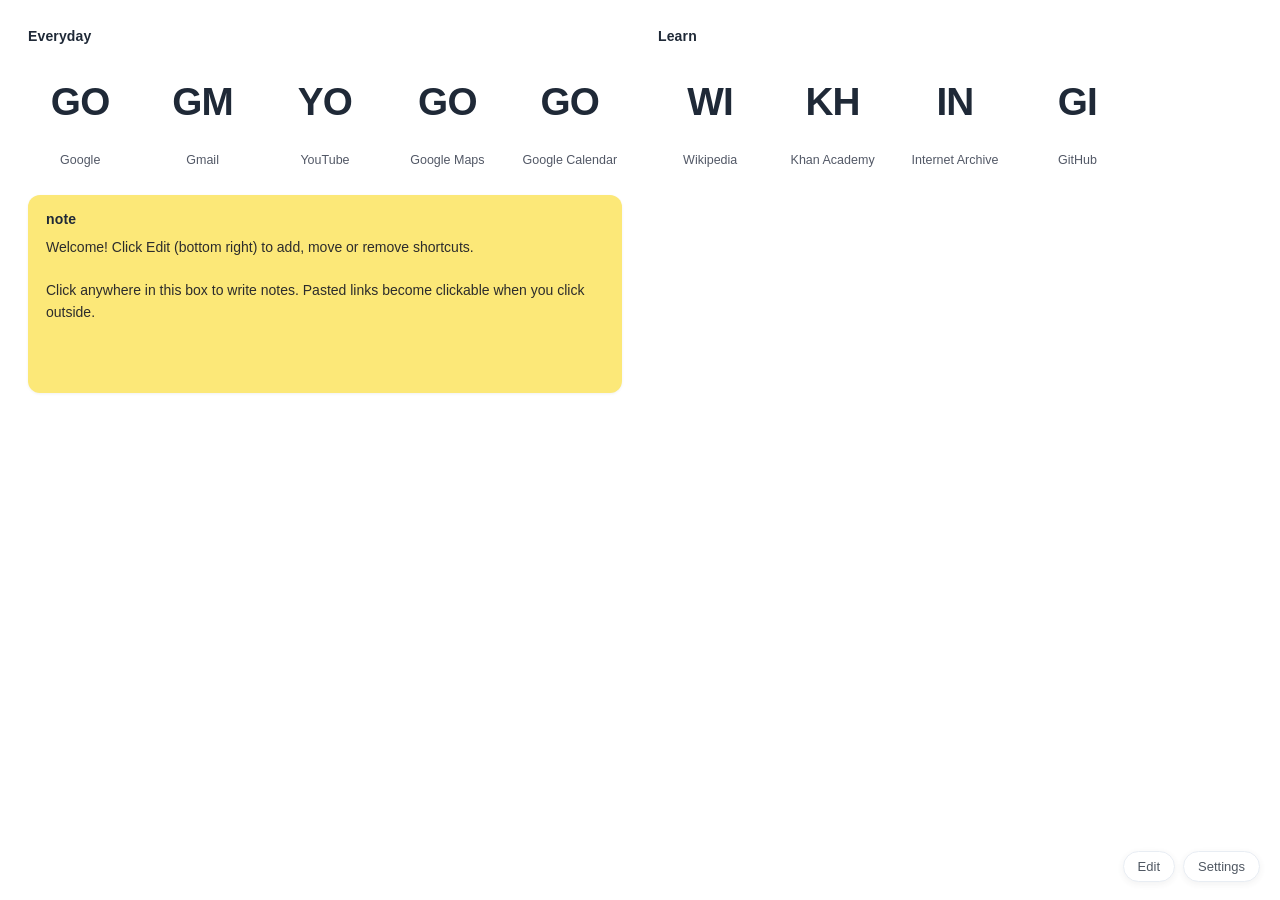
<file: index.html>
<!DOCTYPE html>
<html lang="en">
<head>
  <meta charset="UTF-8">
  <meta name="viewport" content="width=device-width, initial-scale=1.0">
  <title>New Tab</title>
  <!-- Links must replace the whole tab, also when shown inside the New Tab wrapper. -->
  <base target="_top">
  <link rel="stylesheet" href="style.css">
</head>
<body>
  <div id="app">
    <main id="dashboard" class="dashboard" aria-label="Shortcuts and notes"></main>
  </div>

  <!-- Floating subtle bottom-right controls -->
  <div class="floating-bar" id="floatingBar">
    <span id="syncBadge" class="sync-badge" title="Sync status"></span>
    <button id="updateAvailableBtn" class="fab-btn fab-update hidden" type="button"></button>
    <button id="toggleEditBtn" class="fab-btn" type="button" title="Toggle Edit Mode">Edit</button>
    <button id="openSettingsBtn" class="fab-btn" type="button" title="Layout &amp; GitHub Sync Settings">Settings</button>
  </div>

  <!-- Edit Mode Top Toolbar (hidden unless Edit Mode is active) -->
  <div id="editToolbar" class="edit-toolbar hidden">
    <div class="edit-toolbar-left">
      <span class="edit-pill">Edit Mode</span>
      <span class="edit-hint">Drag icons to reorder or move between widgets.</span>
    </div>
    <div class="edit-toolbar-actions">
      <button id="addShortcutWidgetBtn" class="btn btn-primary" type="button">+ Shortcut Widget</button>
      <button id="addNoteWidgetBtn" class="btn btn-secondary" type="button">+ Note Widget</button>
      <button id="doneEditBtn" class="btn btn-dark" type="button">Done</button>
    </div>
  </div>

  <!-- Settings & GitHub Backup Drawer -->
  <div id="settingsBackdrop" class="modal-backdrop hidden">
    <aside class="drawer" role="dialog" aria-modal="true" aria-labelledby="settingsTitle">
      <div class="drawer-header">
        <h2 id="settingsTitle">Dashboard Settings</h2>
        <button id="closeSettingsBtn" class="icon-btn" type="button" aria-label="Close">&times;</button>
      </div>
      <div class="drawer-body">
        <section class="settings-section">
          <h3>Layout &amp; Dimensions</h3>
          <div class="form-row">
            <label for="settingPageCols">Page Columns (Widgets side-by-side)</label>
            <select id="settingPageCols">
              <option value="1">1 Column</option>
              <option value="2">2 Columns</option>
              <option value="3">3 Columns</option>
              <option value="4">4 Columns</option>
            </select>
          </div>
          <div class="form-row">
            <label for="settingMaxWidth">Max Page Width: <span id="valMaxWidth"></span></label>
            <input id="settingMaxWidth" type="range" min="900" max="2000" step="50">
          </div>
          <div class="form-row">
            <label for="settingIconSize">Default Icon Size: <span id="valIconSize"></span></label>
            <input id="settingIconSize" type="range" min="48" max="140" step="4">
          </div>
          <div class="form-row">
            <label for="settingIconRadius">Icon Corner Radius: <span id="valIconRadius"></span></label>
            <input id="settingIconRadius" type="range" min="0" max="50" step="2">
          </div>
          <div class="form-row">
            <label for="settingGridGap">Icon Spacing: <span id="valGridGap"></span></label>
            <input id="settingGridGap" type="range" min="8" max="36" step="2">
          </div>
          <div class="form-row">
            <label for="settingTheme">Theme</label>
            <select id="settingTheme">
              <option value="light">Light</option>
              <option value="dark">Dark</option>
              <option value="system">Match System</option>
            </select>
          </div>
          <div class="form-row checkbox-row">
            <label>
              <input id="settingShowLabels" type="checkbox">
              Show shortcut labels
            </label>
          </div>
          <div class="form-row checkbox-row">
            <label>
              <input id="settingOpenNewTab" type="checkbox">
              Open shortcuts in a new tab
            </label>
          </div>
        </section>

        <section class="settings-section">
          <h3>GitHub Backup &amp; Sync</h3>
          <p class="help-text">
            Back up your shortcuts and notes to a <strong>Private</strong> GitHub repository of your own (not the public one the program lives in). Everything is organized automatically for you—your token stays on this computer and is never uploaded.
          </p>
          <div class="form-row">
            <label for="ghToken">GitHub Token</label>
            <input id="ghToken" type="password" placeholder="Paste your GitHub token here" autocomplete="off">
          </div>
          <div class="form-row">
            <label for="ghRepo">GitHub Repository Link</label>
            <input id="ghRepo" type="text" placeholder="https://github.com/yourname/your-repo" autocomplete="off">
          </div>
          <div class="form-row">
            <label for="ghSyncMode">Browser Sync Style</label>
            <select id="ghSyncMode">
              <option value="separate">Keep this browser separate (Recommended)</option>
              <option value="shared">Share the same links across all browsers</option>
            </select>
          </div>
          <div id="ghProfileNameGroup" class="form-row">
            <label for="ghProfileName">Name for this browser</label>
            <input id="ghProfileName" type="text" placeholder="e.g. Edge, Chrome, Work" autocomplete="off">
            <span class="field-hint">Auto-filled with your current browser. Change this only if you want two separate setups in the same browser.</span>
          </div>
          <div class="form-row checkbox-row">
            <label>
              <input id="ghAutoPush" type="checkbox">
              Automatically save changes to GitHub
            </label>
          </div>
          <div class="form-row checkbox-row">
            <label>
              <input id="ghAutoPull" type="checkbox">
              Automatically check GitHub for updates when opening a new tab
            </label>
          </div>
          <div class="btn-group">
            <button id="ghSaveConfigBtn" class="btn btn-secondary" type="button">Save Settings</button>
            <button id="ghPushBtn" class="btn btn-primary" type="button">Save to GitHub Now</button>
            <button id="ghPullBtn" class="btn btn-secondary" type="button">Load from GitHub</button>
          </div>
          <div id="ghStatus" class="status-box" aria-live="polite"></div>
        </section>

        <section class="settings-section">
          <h3>App Updates</h3>
          <p class="help-text">
            Installed version: <strong id="installedVersion">...</strong>. Updating only replaces the program itself. Your shortcuts and notes are not touched.
          </p>
          <div class="btn-group">
            <button id="checkUpdateBtn" class="btn btn-secondary" type="button">Check for Updates</button>
            <button id="updateNowBtn" class="btn btn-primary hidden" type="button">Update Now</button>
          </div>
          <div id="updateStatus" class="status-box" aria-live="polite"></div>
        </section>

        <section class="settings-section">
          <h3>Local Backup &amp; Reset</h3>
          <div class="btn-group">
            <button id="exportJsonBtn" class="btn btn-secondary" type="button">Download Backup</button>
            <button id="importJsonBtn" class="btn btn-secondary" type="button">Restore Backup</button>
            <input id="importJsonFile" type="file" accept="application/json,.json" class="hidden">
          </div>
          <div class="btn-group" style="margin-top: 10px;">
            <button id="resetDefaultsBtn" class="btn btn-danger" type="button">Reset to Default Layout</button>
          </div>
        </section>
      </div>
    </aside>
  </div>

  <!-- Shortcut Editor Modal -->
  <div id="shortcutModalBackdrop" class="modal-backdrop hidden">
    <div class="modal" role="dialog" aria-modal="true" aria-labelledby="shortcutModalTitle">
      <div class="modal-header">
        <h2 id="shortcutModalTitle">Edit Shortcut</h2>
        <button id="closeShortcutModalBtn" class="icon-btn" type="button" aria-label="Close">&times;</button>
      </div>
      <form id="shortcutForm" class="modal-body">
        <input type="hidden" id="scWidgetId">
        <input type="hidden" id="scItemId">

        <div class="form-row">
          <label for="scTitle">Title</label>
          <input id="scTitle" type="text" required placeholder="e.g. Khan Academy">
        </div>
        <div class="form-row">
          <label for="scUrl">Website URL</label>
          <input id="scUrl" type="text" required placeholder="https://example.com">
        </div>

        <div class="form-grid-2">
          <div class="form-row">
            <label for="scColSpan">Width (Columns)</label>
            <select id="scColSpan">
              <option value="1">1x (Standard)</option>
              <option value="2">2x (Wide)</option>
              <option value="3">3x (Extra Wide)</option>
            </select>
          </div>
          <div class="form-row">
            <label for="scRowSpan">Height (Rows)</label>
            <select id="scRowSpan">
              <option value="1">1x (Standard)</option>
              <option value="2">2x (Tall)</option>
            </select>
          </div>
        </div>

        <div class="form-row">
          <label for="scIconType">Icon Source</label>
          <select id="scIconType">
            <option value="auto">Auto Favicon (from website)</option>
            <option value="url">Custom Image URL</option>
            <option value="upload">Upload Image File</option>
            <option value="monogram">Colored Letter / Monogram</option>
          </select>
        </div>

        <div id="scAutoGroup" class="form-row">
          <div class="upload-preview">
            <img id="scAutoPreview" class="hidden" alt="Icon preview">
            <button id="scAutoTryBtn" class="btn btn-secondary" type="button">Try another icon</button>
          </div>
          <span id="scAutoInfo" class="field-hint"></span>
        </div>

        <div id="scIconUrlGroup" class="form-row hidden">
          <label for="scIconUrl">Image URL</label>
          <input id="scIconUrl" type="url" placeholder="https://.../icon.png">
        </div>

        <div id="scIconUploadGroup" class="form-row hidden">
          <label for="scIconUpload">Upload Icon (auto-resized for fast sync)</label>
          <input id="scIconUpload" type="file" accept="image/*">
          <div id="scUploadPreviewWrap" class="upload-preview hidden">
            <img id="scUploadPreview" alt="Uploaded icon preview">
            <span id="scUploadInfo"></span>
          </div>
        </div>

        <div id="scMonogramGroup" class="form-grid-2 hidden">
          <div class="form-row">
            <label for="scMonogramText">Text (1-3 chars)</label>
            <input id="scMonogramText" type="text" maxlength="4" placeholder="A">
          </div>
          <div class="form-row">
            <label for="scTextColor">Text Color</label>
            <input id="scTextColor" type="color" value="#ffffff">
          </div>
        </div>

        <div class="form-grid-2">
          <div class="form-row">
            <label for="scBgColor">Tile Background Color</label>
            <input id="scBgColor" type="color" value="#f3f4f6">
          </div>
          <div class="form-row">
            <label for="scIconFit">Image Fit</label>
            <select id="scIconFit">
              <option value="contain">Fill the tile (whole image)</option>
              <option value="padded">Padded (logo with a border)</option>
              <option value="cover">Zoom to fill (may crop)</option>
            </select>
          </div>
        </div>

        <div class="modal-footer">
          <button id="deleteShortcutBtn" class="btn btn-danger hidden" type="button">Delete</button>
          <div class="spacer"></div>
          <button id="cancelShortcutBtn" class="btn btn-secondary" type="button">Cancel</button>
          <button class="btn btn-primary" type="submit">Save Shortcut</button>
        </div>
      </form>
    </div>
  </div>

  <!-- Widget Settings Modal -->
  <div id="widgetModalBackdrop" class="modal-backdrop hidden">
    <div class="modal" role="dialog" aria-modal="true" aria-labelledby="widgetModalTitle">
      <div class="modal-header">
        <h2 id="widgetModalTitle">Widget Settings</h2>
        <button id="closeWidgetModalBtn" class="icon-btn" type="button" aria-label="Close">&times;</button>
      </div>
      <form id="widgetForm" class="modal-body">
        <input type="hidden" id="wgId">

        <div class="form-row">
          <label for="wgTitle">Widget Title</label>
          <input id="wgTitle" type="text" placeholder="e.g. Daily Tools">
        </div>

        <div class="form-row">
          <label for="wgPageSpan">Widget Width (Page Columns)</label>
          <select id="wgPageSpan">
            <option value="1">1 Column</option>
            <option value="2">2 Columns</option>
            <option value="3">3 Columns</option>
            <option value="4">Full Width</option>
          </select>
        </div>

        <div id="wgShortcutFields">
          <div class="form-grid-2">
            <div class="form-row">
              <label for="wgColumns">Icons Per Row (Columns)</label>
              <input id="wgColumns" type="number" min="1" max="12" value="5">
            </div>
            <div class="form-row">
              <label for="wgIconSize">Icon Size Override (px, 0 = default)</label>
              <input id="wgIconSize" type="number" min="0" max="180" step="4" value="0">
            </div>
          </div>
        </div>

        <div id="wgNoteFields" class="hidden">
          <div class="form-grid-2">
            <div class="form-row">
              <label for="wgNoteColor">Note Background Color</label>
              <input id="wgNoteColor" type="color" value="#fce878">
            </div>
            <div class="form-row">
              <label for="wgNoteHeight">Min Height (px)</label>
              <input id="wgNoteHeight" type="number" min="80" max="800" step="20" value="140">
            </div>
          </div>
        </div>

        <div class="modal-footer">
          <button id="deleteWidgetBtn" class="btn btn-danger" type="button">Delete Widget</button>
          <div class="spacer"></div>
          <button id="cancelWidgetBtn" class="btn btn-secondary" type="button">Cancel</button>
          <button class="btn btn-primary" type="submit">Save Widget</button>
        </div>
      </form>
    </div>
  </div>

  <script src="app.js"></script>
</body>
</html>
</file>
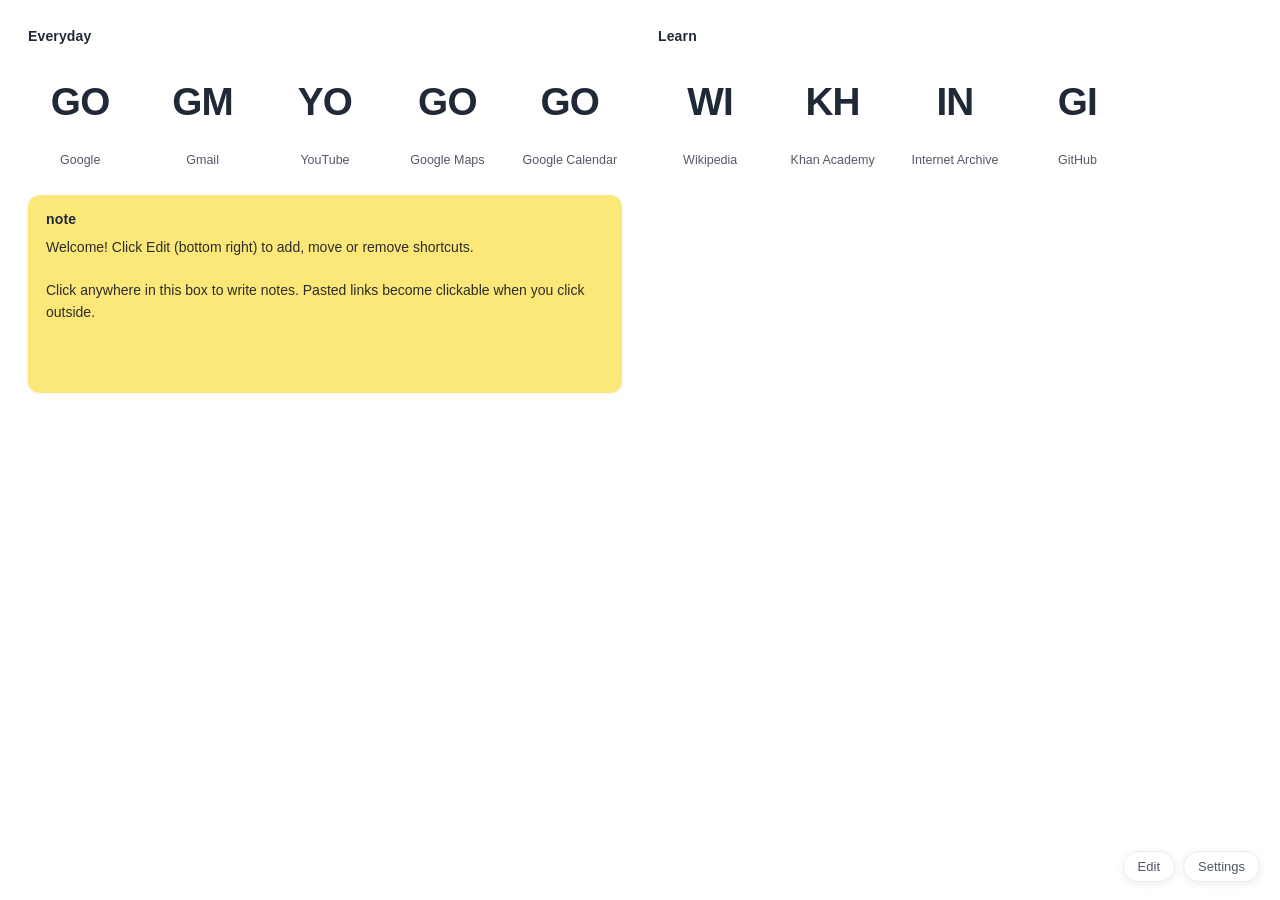
<file: extension/newtab.html>
<!DOCTYPE html>
<html lang="en">
<head>
  <meta charset="UTF-8">
  <title>New Tab</title>
  <link rel="stylesheet" href="newtab.css">
  <script src="paint.js"></script>
</head>
<body>
  <!-- No autofocus and no .focus() anywhere: the cursor must stay in the address bar. -->
  <iframe id="app" title="Dashboard" src="https://mrkiwisir.github.io/Custom-New-Browser-Tab/" allow="clipboard-read; clipboard-write" tabindex="-1"></iframe>
  <div id="offline" hidden>
    <span>Can't reach your dashboard. Check your internet connection.</span>
    <button id="retry" type="button">Try again</button>
  </div>
  <script src="newtab.js"></script>
</body>
</html>
</file>
<file: style.css>
:root {
  --bg: #ffffff;
  --surface: #f8f9fa;
  --surface-hover: #f1f3f5;
  --border: #e2e8f0;
  --text: #1f2937;
  --text-muted: #525866;
  --accent: #2563eb;
  --accent-hover: #1d4ed8;
  --danger: #dc2626;
  --danger-hover: #b91c1c;
  --shadow: 0 2px 8px rgba(0, 0, 0, 0.08);
  --shadow-lg: 0 12px 32px rgba(0, 0, 0, 0.16);

  --page-cols: 2;
  --max-width: 1280px;
  --icon-size: 88px;
  --icon-radius: 18px;
  --grid-gap: 18px;
}

body.theme-dark {
  --bg: #111318;
  --surface: #1b1f27;
  --surface-hover: #252b36;
  --border: #2e3440;
  --text: #f3f4f6;
  --text-muted: #9ca3af;
  --shadow: 0 2px 10px rgba(0, 0, 0, 0.35);
  --shadow-lg: 0 12px 32px rgba(0, 0, 0, 0.55);
}

* {
  box-sizing: border-box;
}

html, body {
  margin: 0;
  padding: 0;
  background: var(--bg);
  color: var(--text);
  font-family: "Segoe UI", -apple-system, BlinkMacSystemFont, Roboto, Helvetica, Arial, sans-serif;
  min-height: 100vh;
}

.hidden {
  display: none !important;
}

#app {
  width: 100%;
  max-width: var(--max-width);
  margin: 0 auto;
  padding: 28px 28px 80px;
}

body.is-editing #app {
  padding-top: 76px;
}

/* Dashboard grid */
.dashboard {
  display: grid;
  grid-template-columns: repeat(var(--page-cols), minmax(0, 1fr));
  gap: 28px 36px;
  align-items: start;
}

@media (max-width: 860px) {
  .dashboard {
    grid-template-columns: 1fr;
  }
}

/* Widgets */
.widget {
  min-width: 0;
  border-radius: 14px;
  transition: box-shadow 0.15s ease, border-color 0.15s ease;
}

body.is-editing .widget {
  border: 1.5px dashed var(--border);
  padding: 14px;
  background: var(--surface);
}

.widget-header {
  display: flex;
  align-items: center;
  justify-content: space-between;
  gap: 8px;
  margin-bottom: 14px;
}

.widget-title {
  margin: 0;
  font-size: 14px;
  font-weight: 700;
  color: var(--text);
  letter-spacing: 0.01em;
}

.widget-controls {
  display: none;
  align-items: center;
  gap: 6px;
}

body.is-editing .widget-controls {
  display: flex;
}

.mini-btn {
  border: 1px solid var(--border);
  background: var(--bg);
  color: var(--text);
  border-radius: 6px;
  padding: 4px 8px;
  font-size: 12px;
  cursor: pointer;
  line-height: 1.2;
}

.mini-btn:hover {
  background: var(--surface-hover);
}

/* Shortcut grid inside widget */
.shortcut-grid {
  display: grid;
  grid-template-columns: repeat(var(--widget-cols, 5), minmax(0, 1fr));
  gap: var(--grid-gap);
  grid-auto-flow: dense;
}

.shortcut-tile {
  position: relative;
  display: flex;
  flex-direction: column;
  align-items: center;
  text-decoration: none;
  color: var(--text);
  min-width: 0;
  user-select: none;
}

.shortcut-tile.dragging {
  opacity: 0.4;
}

.shortcut-tile.drag-over .tile-icon-box {
  outline: 3px solid var(--accent);
  outline-offset: 2px;
}

.tile-icon-box {
  width: 100%;
  max-width: var(--tile-size, var(--icon-size));
  height: var(--tile-size, var(--icon-size));
  border-radius: var(--icon-radius);
  overflow: hidden;
  display: flex;
  align-items: center;
  justify-content: center;
  background: #f3f4f6;
  transition: transform 0.14s ease, box-shadow 0.14s ease;
  position: relative;
}

.shortcut-tile[data-col-span="2"] .tile-icon-box,
.shortcut-tile[data-col-span="3"] .tile-icon-box {
  max-width: 100%;
}

.shortcut-tile[data-row-span="2"] .tile-icon-box {
  height: calc(var(--tile-size, var(--icon-size)) * 2 + var(--grid-gap) + 22px);
}

.shortcut-tile:hover .tile-icon-box {
  transform: translateY(-2px);
  box-shadow: var(--shadow);
}

.tile-icon-box img {
  width: 100%;
  height: 100%;
  display: block;
  pointer-events: none;
}

/* The picture fills the tile edge to edge; the tile's rounded corners clip
   it. Most site icons are already a finished square, so padding them made
   an icon inside an icon. */
.tile-icon-box img.fit-contain {
  object-fit: contain;
  padding: 0;
}

.tile-icon-box img.fit-padded {
  object-fit: contain;
  padding: 14%;
}

.tile-icon-box img.fit-cover {
  object-fit: cover;
  padding: 0;
}

.tile-monogram {
  font-weight: 800;
  font-size: calc(var(--tile-size, var(--icon-size)) * 0.44);
  line-height: 1;
  letter-spacing: -0.02em;
  pointer-events: none;
}

.tile-label {
  margin-top: 7px;
  font-size: 12.5px;
  color: var(--text-muted);
  text-align: center;
  width: 100%;
  max-width: 110px;
  white-space: nowrap;
  overflow: hidden;
  text-overflow: ellipsis;
}

.shortcut-tile[data-col-span="2"] .tile-label,
.shortcut-tile[data-col-span="3"] .tile-label {
  max-width: 100%;
}

body.hide-labels .tile-label {
  display: none;
}

/* Edit overlay on shortcut tiles */
.tile-edit-actions {
  display: none;
  position: absolute;
  top: -6px;
  right: 2px;
  gap: 4px;
  z-index: 3;
}

body.is-editing .tile-edit-actions {
  display: flex;
}

body.is-editing .shortcut-tile {
  cursor: grab;
}

.tile-action-btn {
  width: 24px;
  height: 24px;
  border-radius: 50%;
  border: 1px solid var(--border);
  background: var(--bg);
  color: var(--text);
  font-size: 12px;
  cursor: pointer;
  display: inline-flex;
  align-items: center;
  justify-content: center;
  box-shadow: 0 1px 4px rgba(0, 0, 0, 0.15);
}

.tile-action-btn:hover {
  background: var(--accent);
  color: #fff;
  border-color: var(--accent);
}

.tile-action-btn.del:hover {
  background: var(--danger);
  border-color: var(--danger);
}

/* Add shortcut placeholder tile in edit mode */
.add-tile-btn {
  display: flex;
  flex-direction: column;
  align-items: center;
  justify-content: flex-start;
  background: transparent;
  border: none;
  padding: 0;
  cursor: pointer;
  color: var(--text-muted);
}

.add-tile-box {
  width: 100%;
  max-width: var(--tile-size, var(--icon-size));
  height: var(--tile-size, var(--icon-size));
  border-radius: var(--icon-radius);
  border: 2px dashed var(--border);
  display: flex;
  align-items: center;
  justify-content: center;
  font-size: 28px;
  font-weight: 300;
  transition: border-color 0.15s ease, color 0.15s ease;
}

.add-tile-btn:hover .add-tile-box {
  border-color: var(--accent);
  color: var(--accent);
}

/* Note / Scratchpad widget */
.note-card {
  border-radius: 12px;
  padding: 16px 18px;
  color: #1f2937;
  box-shadow: 0 1px 3px rgba(0, 0, 0, 0.06);
  display: flex;
  flex-direction: column;
}

.note-card .widget-header {
  margin-bottom: 10px;
}

.note-card .widget-title {
  color: #1f2937;
}

.note-display {
  width: 100%;
  min-height: 110px;
  font-size: 14px;
  line-height: 1.55;
  white-space: pre-wrap;
  word-break: break-word;
  cursor: text;
  color: #2c2c2c;
}

.note-display.is-empty {
  color: rgba(31, 41, 55, 0.55);
  font-style: italic;
}

.note-display a {
  color: #0f62fe;
  text-decoration: underline;
  cursor: pointer;
}

.note-textarea {
  width: 100%;
  min-height: 110px;
  border: 1.5px solid rgba(0, 0, 0, 0.2);
  border-radius: 8px;
  background: rgba(255, 255, 255, 0.45);
  padding: 8px 10px;
  font-family: inherit;
  font-size: 14px;
  line-height: 1.55;
  color: #1f2937;
  resize: vertical;
  outline: none;
}

/* Edit Mode Top Toolbar */
.edit-toolbar {
  position: fixed;
  top: 0;
  left: 0;
  right: 0;
  height: 54px;
  background: var(--bg);
  border-bottom: 1px solid var(--border);
  display: flex;
  align-items: center;
  justify-content: space-between;
  padding: 0 24px;
  z-index: 40;
  box-shadow: var(--shadow);
}

.edit-toolbar-left {
  display: flex;
  align-items: center;
  gap: 12px;
}

.edit-pill {
  background: var(--accent);
  color: #fff;
  font-size: 12px;
  font-weight: 600;
  padding: 4px 10px;
  border-radius: 999px;
}

.edit-hint {
  font-size: 13px;
  color: var(--text-muted);
}

.edit-toolbar-actions {
  display: flex;
  align-items: center;
  gap: 8px;
}

/* Floating bottom-right controls */
.floating-bar {
  position: fixed;
  right: 20px;
  bottom: 18px;
  display: flex;
  align-items: center;
  gap: 8px;
  z-index: 30;
}

.sync-badge {
  font-size: 12px;
  color: var(--text-muted);
  background: var(--surface);
  border: 1px solid var(--border);
  padding: 5px 10px;
  border-radius: 999px;
  display: none;
}

.sync-badge.visible {
  display: inline-block;
}

.fab-btn {
  border: 1px solid var(--border);
  background: var(--bg);
  color: var(--text);
  padding: 7px 14px;
  border-radius: 999px;
  font-size: 13px;
  font-weight: 500;
  cursor: pointer;
  box-shadow: var(--shadow);
  opacity: 0.78;
  transition: opacity 0.15s ease, background 0.15s ease;
}

.fab-btn:hover {
  opacity: 1;
  background: var(--surface);
}

/* Buttons */
.btn {
  border: 1px solid transparent;
  border-radius: 8px;
  padding: 8px 14px;
  font-size: 13px;
  font-weight: 600;
  cursor: pointer;
  transition: background 0.15s ease, border-color 0.15s ease;
}

.btn-primary {
  background: var(--accent);
  color: #fff;
}
.btn-primary:hover {
  background: var(--accent-hover);
}

.btn-secondary {
  background: var(--surface);
  color: var(--text);
  border-color: var(--border);
}
.btn-secondary:hover {
  background: var(--surface-hover);
}

.btn-dark {
  background: #1f2937;
  color: #fff;
}
.btn-dark:hover {
  background: #111827;
}

.btn-danger {
  background: var(--danger);
  color: #fff;
}
.btn-danger:hover {
  background: var(--danger-hover);
}

.btn-group {
  display: flex;
  flex-wrap: wrap;
  gap: 8px;
}

.icon-btn {
  background: transparent;
  border: none;
  color: var(--text-muted);
  font-size: 24px;
  line-height: 1;
  cursor: pointer;
  padding: 4px 8px;
}

.icon-btn:hover {
  color: var(--text);
}

/* Modals & Drawer */
.modal-backdrop {
  position: fixed;
  inset: 0;
  background: rgba(0, 0, 0, 0.45);
  z-index: 50;
  display: flex;
  align-items: center;
  justify-content: center;
  padding: 20px;
}

.modal {
  background: var(--bg);
  color: var(--text);
  border: 1px solid var(--border);
  border-radius: 14px;
  width: 100%;
  max-width: 480px;
  max-height: 90vh;
  overflow-y: auto;
  box-shadow: var(--shadow-lg);
}

.drawer {
  position: fixed;
  top: 0;
  right: 0;
  bottom: 0;
  width: 100%;
  max-width: 420px;
  background: var(--bg);
  color: var(--text);
  border-left: 1px solid var(--border);
  box-shadow: var(--shadow-lg);
  display: flex;
  flex-direction: column;
}

.drawer-header, .modal-header {
  display: flex;
  align-items: center;
  justify-content: space-between;
  padding: 16px 20px;
  border-bottom: 1px solid var(--border);
}

.drawer-header h2, .modal-header h2 {
  margin: 0;
  font-size: 17px;
}

.drawer-body, .modal-body {
  padding: 18px 20px;
  overflow-y: auto;
}

.modal-footer {
  display: flex;
  align-items: center;
  gap: 8px;
  margin-top: 18px;
  padding-top: 14px;
  border-top: 1px solid var(--border);
}

.spacer {
  flex: 1;
}

.settings-section {
  padding-bottom: 18px;
  margin-bottom: 18px;
  border-bottom: 1px solid var(--border);
}

.settings-section:last-child {
  border-bottom: none;
  margin-bottom: 0;
}

.settings-section h3 {
  margin: 0 0 12px;
  font-size: 14px;
  text-transform: uppercase;
  letter-spacing: 0.04em;
  color: var(--text-muted);
}

.form-row {
  display: flex;
  flex-direction: column;
  gap: 5px;
  margin-bottom: 12px;
}

.form-row label {
  font-size: 13px;
  font-weight: 500;
  color: var(--text);
}

.form-row input[type="text"],
.form-row input[type="url"],
.form-row input[type="password"],
.form-row input[type="number"],
.form-row select {
  width: 100%;
  padding: 8px 10px;
  border-radius: 8px;
  border: 1px solid var(--border);
  background: var(--surface);
  color: var(--text);
  font-size: 13.5px;
}

.form-row input[type="color"] {
  width: 100%;
  height: 36px;
  border: 1px solid var(--border);
  border-radius: 8px;
  background: var(--surface);
  padding: 2px;
  cursor: pointer;
}

.form-grid-2 {
  display: grid;
  grid-template-columns: 1fr 1fr;
  gap: 12px;
}

.checkbox-row label {
  display: flex;
  align-items: center;
  gap: 8px;
  cursor: pointer;
  font-weight: 400;
}

.help-text {
  font-size: 12.5px;
  color: var(--text-muted);
  margin: 0 0 12px;
  line-height: 1.45;
}

.field-hint {
  font-size: 11.5px;
  color: var(--text-muted);
  line-height: 1.35;
}

.status-box {
  margin-top: 10px;
  font-size: 12.5px;
  line-height: 1.4;
  min-height: 18px;
}

.status-box.ok {
  color: #15803d;
}

body.theme-dark .status-box.ok {
  color: #4ade80;
}

.status-box.err {
  color: var(--danger);
}

.upload-preview {
  display: flex;
  align-items: center;
  gap: 10px;
  margin-top: 6px;
}

.upload-preview img {
  width: 44px;
  height: 44px;
  border-radius: 8px;
  object-fit: contain;
  border: 1px solid var(--border);
}

/* Update available pill */
.fab-btn.fab-update {
  background: var(--accent);
  border-color: var(--accent);
  color: #ffffff;
  opacity: 1;
}

.fab-btn.fab-update:hover {
  background: var(--accent-hover);
}

/* A small icon is shown near its real size instead of being stretched. */
.tile-icon-box img.icon-native {
  flex: none;
  padding: 0;
  max-width: 70%;
  max-height: 70%;
  object-fit: contain;
}
</file>
<file: extension/newtab.css>
html, body {
  margin: 0;
  height: 100%;
  overflow: hidden;
  background: #ffffff;
}

@media (prefers-color-scheme: dark) {
  html, body { background: #111318; }
}

iframe {
  position: fixed;
  inset: 0;
  width: 100%;
  height: 100%;
  border: 0;
}

#offline {
  position: fixed;
  left: 50%;
  bottom: 24px;
  transform: translateX(-50%);
  display: flex;
  align-items: center;
  gap: 12px;
  padding: 10px 16px;
  border-radius: 999px;
  background: #1f2937;
  color: #ffffff;
  font: 13px system-ui, sans-serif;
}

#offline[hidden] { display: none; }

#offline button {
  border: 0;
  border-radius: 999px;
  padding: 6px 12px;
  font: inherit;
  cursor: pointer;
}
</file>
